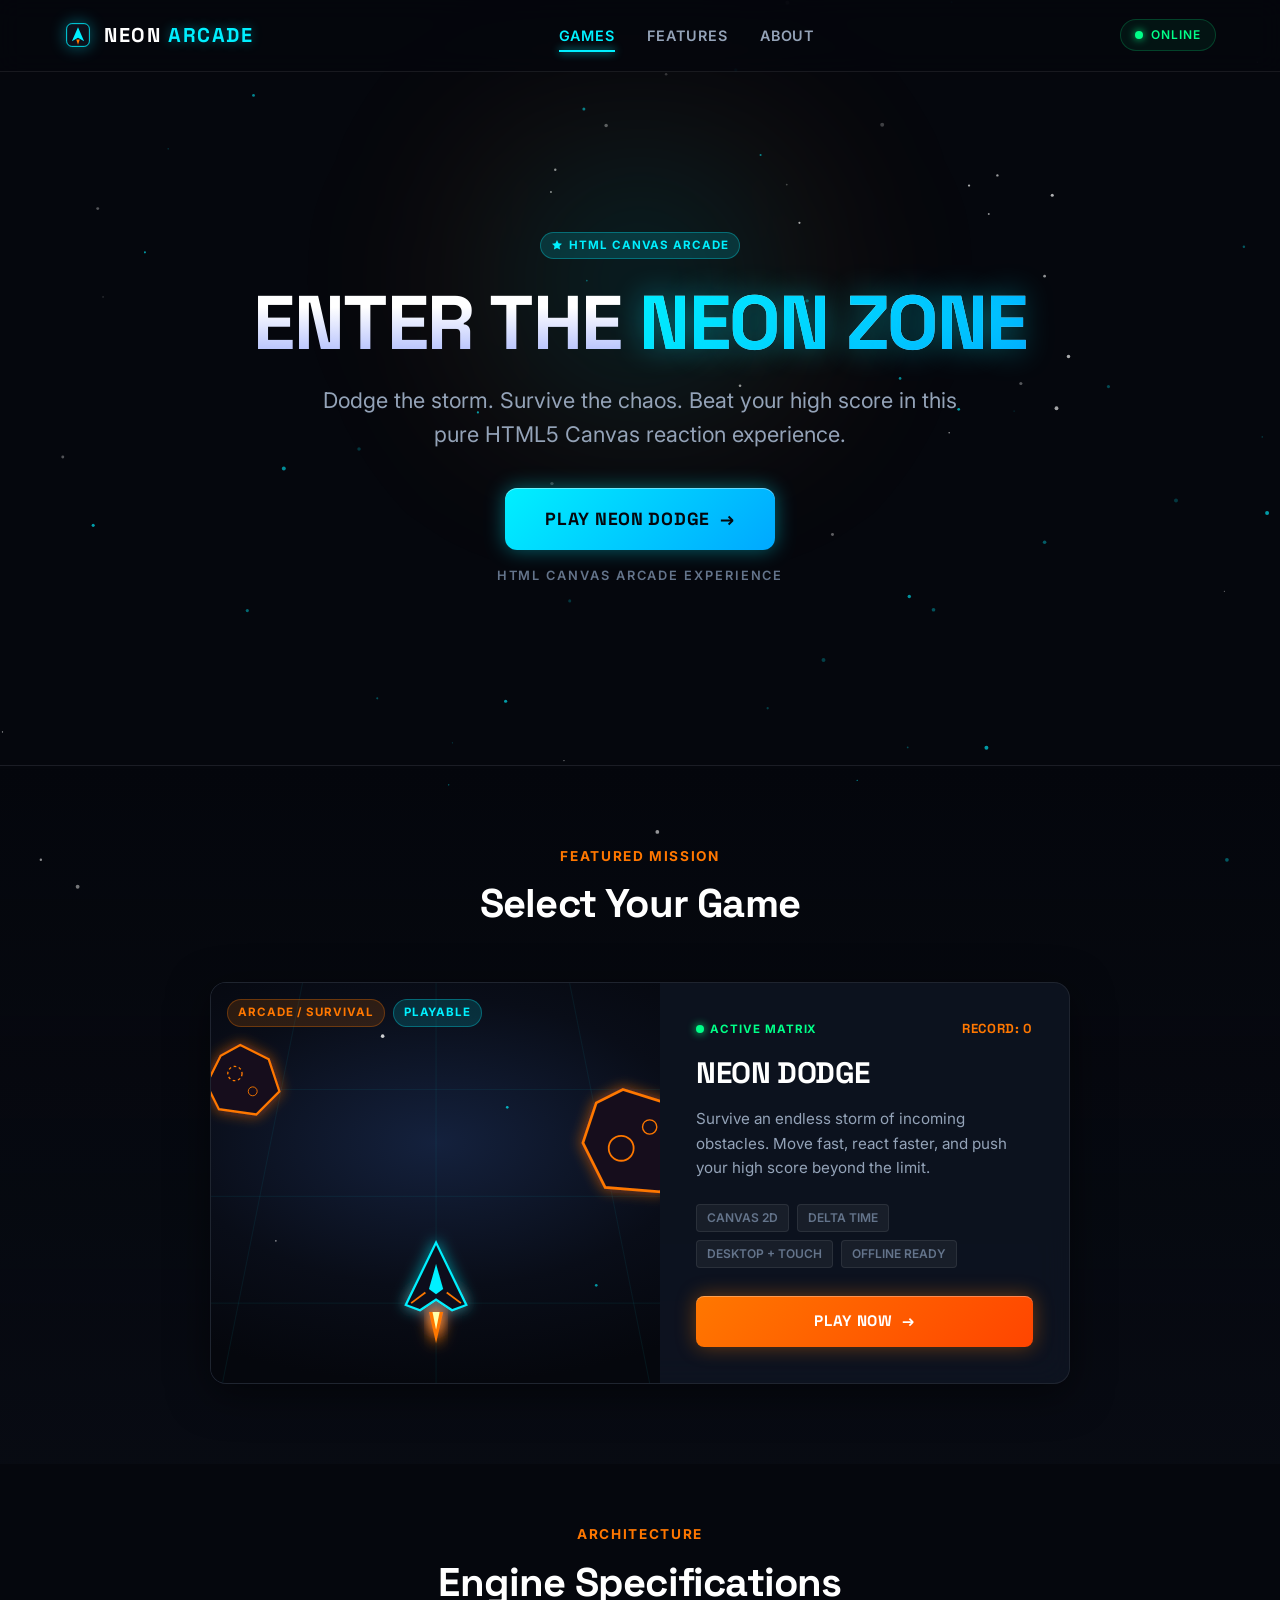
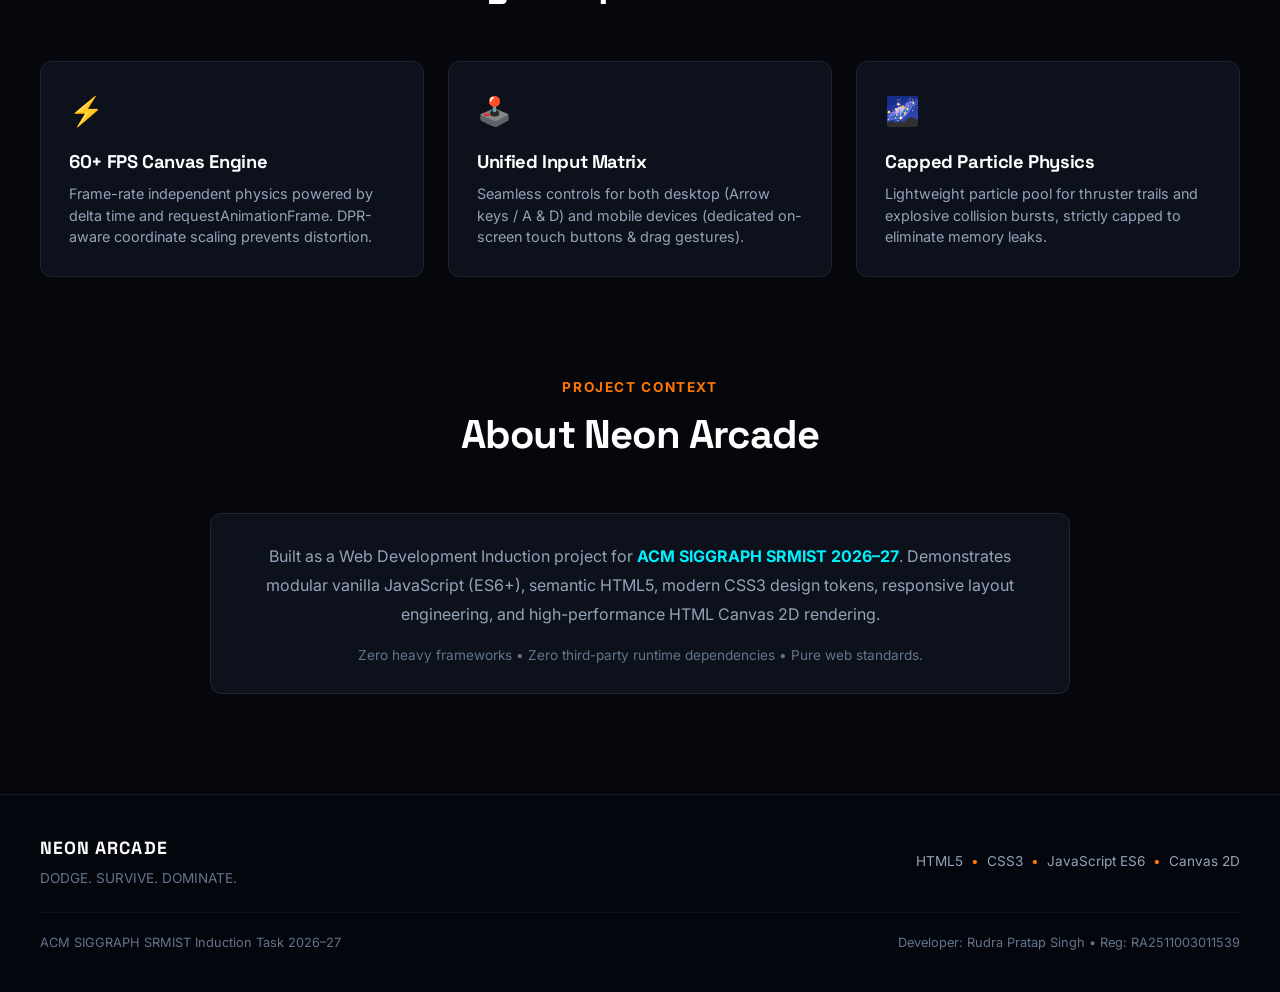
<file: index.html>
<!DOCTYPE html>
<html lang="en">
<head>
  <meta charset="UTF-8">
  <meta name="viewport" content="width=device-width, initial-scale=1.0, maximum-scale=5.0">
  <title>Neon Arcade — Neon Dodge</title>
  <meta name="description" content="A futuristic HTML Canvas arcade game where you dodge obstacles, survive the storm, and beat your high score. Built for ACM SIGGRAPH SRMIST.">
  <meta name="theme-color" content="#05070d">

  <!-- Favicon -->
  <link rel="icon" type="image/svg+xml" href="assets/icons/favicon.svg">

  <!-- Stylesheets -->
  <link rel="stylesheet" href="css/reset.css">
  <link rel="stylesheet" href="css/main.css">
  <link rel="stylesheet" href="css/hub.css">
</head>
<body>
  <!-- Accessibility Skip Navigation -->
  <a href="#main-content" class="skip-link">Skip to main content</a>

  <!-- Ambient Starfield Canvas -->
  <canvas id="hub-bg-canvas" aria-hidden="true"></canvas>

  <!-- Navigation Header -->
  <header class="site-header">
    <div class="header-container">
      <a href="index.html" class="brand-logo" aria-label="Neon Arcade Homepage">
        <svg class="brand-icon" viewBox="0 0 64 64" fill="none" aria-hidden="true">
          <rect x="6" y="6" width="52" height="52" rx="12" fill="#0c111c" stroke="#00f0ff" stroke-width="2"/>
          <path d="M32 14 L46 46 L32 38 L18 46 Z" fill="#00f0ff"/>
          <path d="M28 42 L32 54 L36 42 Z" fill="#ff7700"/>
        </svg>
        <span>NEON <span class="brand-accent">ARCADE</span></span>
      </a>

      <nav class="header-nav" aria-label="Primary Navigation">
        <a href="#games" class="nav-link active">Games</a>
        <a href="#features" class="nav-link">Features</a>
        <a href="#about" class="nav-link">About</a>
      </nav>

      <div class="header-actions">
        <div class="system-status" title="Arcade systems operational">
          <span class="status-dot"></span>
          <span>ONLINE</span>
        </div>
      </div>
    </div>
  </header>

  <!-- Main Content -->
  <main id="main-content" class="hub-main">
    <!-- Hero Section -->
    <section class="hero-section hub-container" aria-labelledby="hero-heading">
      <div class="hero-glow-blob" aria-hidden="true"></div>

      <div class="hero-badge-container">
        <span class="badge badge-cyan">
          <svg width="12" height="12" viewBox="0 0 24 24" fill="currentColor" aria-hidden="true"><polygon points="12 2 15.09 8.26 22 9.27 17 14.14 18.18 21.02 12 17.77 5.82 21.02 7 14.14 2 9.27 8.91 8.26 12 2"/></svg>
          HTML Canvas Arcade
        </span>
      </div>

      <h1 id="hero-heading" class="hero-title">
        Enter The <span class="title-accent">Neon Zone</span>
      </h1>

      <p class="hero-subtitle">
        Dodge the storm. Survive the chaos. Beat your high score in this pure HTML5 Canvas reaction experience.
      </p>

      <div class="hero-actions">
        <a href="game.html" class="btn btn-primary hero-cta" id="hero-play-btn" aria-label="Play Neon Dodge game now">
          <span>Play Neon Dodge</span>
          <span class="cta-arrow" aria-hidden="true">→</span>
        </a>
        <span class="hero-subtext">HTML CANVAS ARCADE EXPERIENCE</span>
      </div>
    </section>

    <!-- Game Library Section -->
    <section id="games" class="library-section" aria-labelledby="library-heading">
      <div class="hub-container">
        <div class="section-header">
          <p class="section-tag">Featured Mission</p>
          <h2 id="library-heading" class="section-heading">Select Your Game</h2>
        </div>

        <div class="game-card-wrapper">
          <article class="game-card" id="featured-game-card">
            <div class="game-card-thumb-area">
              <div class="card-badges">
                <span class="badge badge-orange">Arcade / Survival</span>
                <span class="badge badge-cyan">Playable</span>
              </div>
              <img src="assets/images/game-thumb.svg" alt="Neon Dodge spacecraft dodging falling neon asteroids" class="game-card-thumb-img" loading="lazy">
            </div>

            <div class="game-card-content">
              <div>
                <div class="card-meta">
                  <span class="card-status-pill">
                    <span class="status-dot"></span>
                    ACTIVE MATRIX
                  </span>
                  <span class="card-high-score" id="hub-high-score-display">RECORD: 0</span>
                </div>

                <h3 class="card-title">NEON DODGE</h3>

                <p class="card-description">
                  Survive an endless storm of incoming obstacles. Move fast, react faster, and push your high score beyond the limit.
                </p>

                <div class="card-tags">
                  <span class="card-tag">CANVAS 2D</span>
                  <span class="card-tag">DELTA TIME</span>
                  <span class="card-tag">DESKTOP + TOUCH</span>
                  <span class="card-tag">OFFLINE READY</span>
                </div>
              </div>

              <div class="card-action">
                <a href="game.html" class="btn btn-accent" id="card-play-btn">
                  <span>PLAY NOW</span>
                  <span aria-hidden="true">→</span>
                </a>
              </div>
            </div>
          </article>
        </div>
      </div>
    </section>

    <!-- Features & Technical Specs -->
    <section id="features" class="features-section hub-container" aria-labelledby="features-heading">
      <div class="section-header">
        <p class="section-tag">Architecture</p>
        <h2 id="features-heading" class="section-heading">Engine Specifications</h2>
      </div>

      <div class="features-grid">
        <div class="feature-box">
          <div class="feature-icon" aria-hidden="true">⚡</div>
          <h3 class="feature-title">60+ FPS Canvas Engine</h3>
          <p class="feature-desc">
            Frame-rate independent physics powered by delta time and requestAnimationFrame. DPR-aware coordinate scaling prevents distortion.
          </p>
        </div>

        <div class="feature-box">
          <div class="feature-icon" aria-hidden="true">🕹️</div>
          <h3 class="feature-title">Unified Input Matrix</h3>
          <p class="feature-desc">
            Seamless controls for both desktop (Arrow keys / A & D) and mobile devices (dedicated on-screen touch buttons & drag gestures).
          </p>
        </div>

        <div class="feature-box">
          <div class="feature-icon" aria-hidden="true">🌌</div>
          <h3 class="feature-title">Capped Particle Physics</h3>
          <p class="feature-desc">
            Lightweight particle pool for thruster trails and explosive collision bursts, strictly capped to eliminate memory leaks.
          </p>
        </div>
      </div>
    </section>

    <!-- About Section -->
    <section id="about" class="features-section hub-container" style="padding-top: 0;" aria-labelledby="about-heading">
      <div class="section-header">
        <p class="section-tag">Project Context</p>
        <h2 id="about-heading" class="section-heading">About Neon Arcade</h2>
      </div>

      <div class="feature-box" style="max-width: 860px; margin: 0 auto; text-align: center;">
        <p style="color: var(--text-secondary); line-height: 1.8; margin-bottom: 16px;">
          Built as a Web Development Induction project for <strong style="color: var(--color-primary);">ACM SIGGRAPH SRMIST 2026–27</strong>.
          Demonstrates modular vanilla JavaScript (ES6+), semantic HTML5, modern CSS3 design tokens, responsive layout engineering, and high-performance HTML Canvas 2D rendering.
        </p>
        <p style="font-size: 0.85rem; color: var(--text-muted);">
          Zero heavy frameworks • Zero third-party runtime dependencies • Pure web standards.
        </p>
      </div>
    </section>
  </main>

  <!-- Site Footer -->
  <footer class="site-footer">
    <div class="footer-container">
      <div class="footer-top">
        <div class="footer-brand">
          <span class="footer-brand-title">NEON ARCADE</span>
          <span class="footer-tagline">DODGE. SURVIVE. DOMINATE.</span>
        </div>

        <div class="footer-tech">
          <span>HTML5</span>
          <span class="tech-sep">•</span>
          <span>CSS3</span>
          <span class="tech-sep">•</span>
          <span>JavaScript ES6</span>
          <span class="tech-sep">•</span>
          <span>Canvas 2D</span>
        </div>
      </div>

      <div class="footer-bottom">
        <div class="footer-credits">
          ACM SIGGRAPH SRMIST Induction Task 2026–27
        </div>
        <div class="footer-author">
          Developer: <span>Rudra Pratap Singh</span> • Reg: <span>RA2511003011539</span>
        </div>
      </div>
    </div>
  </footer>

  <!-- Scripts -->
  <script type="module" src="js/hub.js"></script>
</body>
</html>
</file>
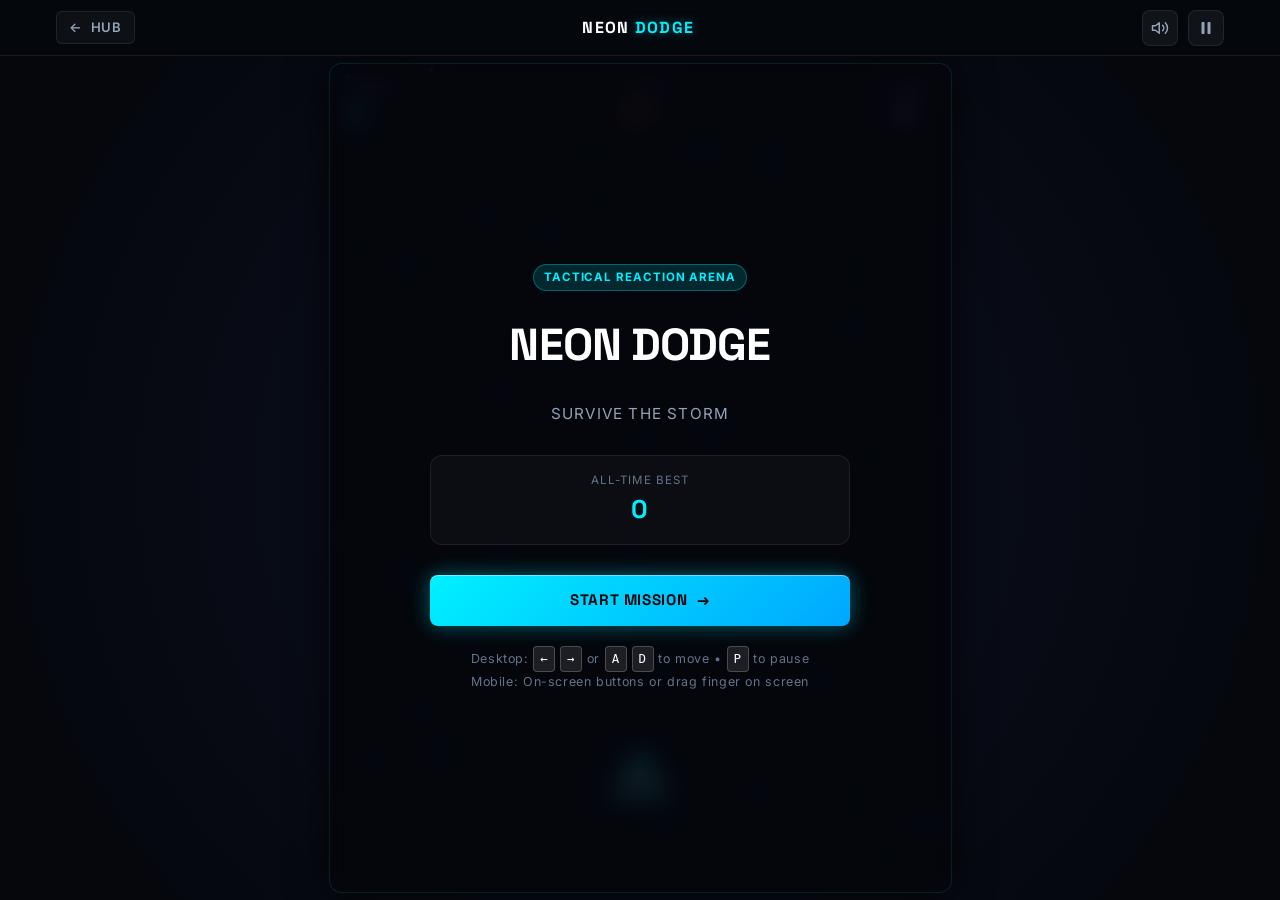
<file: game.html>
<!DOCTYPE html>
<html lang="en">
<head>
  <meta charset="UTF-8">
  <meta name="viewport" content="width=device-width, initial-scale=1.0, maximum-scale=1.0, user-scalable=no">
  <title>Neon Dodge — Play</title>
  <meta name="description" content="Survive the neon obstacle storm in Neon Dodge. Move fast, react faster.">
  <meta name="theme-color" content="#05070d">

  <!-- Favicon -->
  <link rel="icon" type="image/svg+xml" href="assets/icons/favicon.svg">

  <!-- Stylesheets -->
  <link rel="stylesheet" href="css/reset.css">
  <link rel="stylesheet" href="css/main.css">
  <link rel="stylesheet" href="css/game.css">
</head>
<body class="game-page-body">

  <!-- Header -->
  <header class="game-header">
    <div class="header-container">
      <a href="index.html" class="header-back-btn" id="exit-hub-top" aria-label="Return to Game Hub">
        <span aria-hidden="true">←</span>
        <span>HUB</span>
      </a>

      <div class="brand-logo" style="font-size: 1rem;">
        <span>NEON <span class="brand-accent">DODGE</span></span>
      </div>

      <div class="header-controls">
        <button id="mute-toggle-btn" class="control-btn" aria-label="Toggle Audio" title="Mute/Unmute Audio (M)">
          <!-- Sound icon (active by default) -->
          <svg id="icon-sound-on" width="18" height="18" viewBox="0 0 24 24" fill="none" stroke="currentColor" stroke-width="2" stroke-linecap="round" stroke-linejoin="round">
            <polygon points="11 5 6 9 2 9 2 15 6 15 11 19 11 5"></polygon>
            <path d="M19.07 4.93a10 10 0 0 1 0 14.14M15.54 8.46a5 5 0 0 1 0 7.07"></path>
          </svg>
          <!-- Muted icon (hidden by default) -->
          <svg id="icon-sound-off" style="display: none;" width="18" height="18" viewBox="0 0 24 24" fill="none" stroke="currentColor" stroke-width="2" stroke-linecap="round" stroke-linejoin="round">
            <polygon points="11 5 6 9 2 9 2 15 6 15 11 19 11 5"></polygon>
            <line x1="23" y1="9" x2="17" y2="15"></line>
            <line x1="17" y1="9" x2="23" y2="15"></line>
          </svg>
        </button>

        <button id="pause-toggle-btn" class="control-btn" aria-label="Pause Game" title="Pause Game (P or Space)">
          <svg width="18" height="18" viewBox="0 0 24 24" fill="currentColor">
            <rect x="6" y="4" width="4" height="16" rx="1"></rect>
            <rect x="14" y="4" width="4" height="16" rx="1"></rect>
          </svg>
        </button>
      </div>
    </div>
  </header>

  <!-- Game Viewport Area -->
  <main class="game-viewport">
    <div class="canvas-wrapper" id="canvas-container">
      <!-- Game Canvas -->
      <canvas id="gameCanvas" width="600" height="800" aria-label="Neon Dodge game canvas"></canvas>

      <!-- Heads Up Display (HUD) -->
      <div class="game-hud" aria-live="polite">
        <div class="hud-group hud-score">
          <span class="hud-label">Score</span>
          <span class="hud-value" id="hud-score-val">0</span>
        </div>

        <div class="hud-group hud-level">
          <span class="hud-label">Level</span>
          <span class="hud-value" id="hud-level-val">01</span>
        </div>

        <div class="hud-group hud-best">
          <span class="hud-label">Best</span>
          <span class="hud-value" id="hud-best-val">0</span>
        </div>
      </div>

      <!-- Start Overlay Modal -->
      <div class="game-overlay active" id="start-overlay" role="dialog" aria-modal="true" aria-labelledby="start-title">
        <div class="modal-content">
          <span class="badge badge-cyan">Tactical Reaction Arena</span>
          <h1 class="modal-title" id="start-title">Neon Dodge</h1>
          <p class="modal-subtitle">Survive The Storm</p>

          <div class="modal-scores">
            <div class="modal-score-item">
              <span class="modal-score-label">All-Time Best</span>
              <span class="modal-score-val" id="start-best-score">0</span>
            </div>
          </div>

          <div class="modal-actions">
            <button class="btn btn-primary" id="btn-start-game">
              <span>START MISSION</span>
              <span aria-hidden="true">→</span>
            </button>
          </div>

          <p class="controls-hint">
            Desktop: <kbd>←</kbd> <kbd>→</kbd> or <kbd>A</kbd> <kbd>D</kbd> to move • <kbd>P</kbd> to pause<br>
            Mobile: On-screen buttons or drag finger on screen
          </p>
        </div>
      </div>

      <!-- Pause Overlay Modal -->
      <div class="game-overlay" id="pause-overlay" role="dialog" aria-modal="true" aria-labelledby="pause-title">
        <div class="modal-content">
          <h2 class="modal-title" id="pause-title">PAUSED</h2>
          <p class="modal-subtitle">Simulation Suspended</p>

          <div class="modal-actions">
            <button class="btn btn-primary" id="btn-resume-game">
              <span>RESUME</span>
            </button>
            <button class="btn btn-secondary" id="btn-restart-from-pause">
              <span>RESTART</span>
            </button>
            <a href="index.html" class="btn btn-ghost" id="btn-exit-from-pause">
              <span>EXIT TO HUB</span>
            </a>
          </div>
        </div>
      </div>

      <!-- Game Over Overlay Modal -->
      <div class="game-overlay" id="gameover-overlay" role="dialog" aria-modal="true" aria-labelledby="gameover-title">
        <div class="modal-content">
          <h2 class="modal-title" id="gameover-title" style="color: var(--color-danger);">GAME OVER</h2>
          <span class="new-record-banner" id="new-record-banner">★ NEW HIGH SCORE ★</span>

          <div class="modal-scores">
            <div class="modal-score-item">
              <span class="modal-score-label">FINAL SCORE</span>
              <span class="modal-score-val" id="gameover-final-score">0</span>
            </div>
            <div class="modal-score-item">
              <span class="modal-score-label">BEST RECORD</span>
              <span class="modal-score-val" id="gameover-best-score" style="color: #ffffff;">0</span>
            </div>
          </div>

          <div class="modal-actions">
            <button class="btn btn-accent" id="btn-play-again">
              <span>PLAY AGAIN</span>
              <span aria-hidden="true">→</span>
            </button>
            <a href="index.html" class="btn btn-secondary" id="btn-exit-from-gameover">
              <span>RETURN TO HUB</span>
            </a>
          </div>
        </div>
      </div>
    </div>

    <!-- Dedicated Mobile On-Screen Virtual Buttons -->
    <div class="mobile-controls-bar" aria-label="Mobile Game Controls">
      <button class="touch-btn" id="btn-touch-left" aria-label="Move Left">
        <svg viewBox="0 0 24 24" fill="none" stroke="currentColor" stroke-width="3" stroke-linecap="round" stroke-linejoin="round">
          <polyline points="15 18 9 12 15 6"></polyline>
        </svg>
      </button>
      <button class="touch-btn" id="btn-touch-right" aria-label="Move Right">
        <svg viewBox="0 0 24 24" fill="none" stroke="currentColor" stroke-width="3" stroke-linecap="round" stroke-linejoin="round">
          <polyline points="9 18 15 12 9 6"></polyline>
        </svg>
      </button>
    </div>
  </main>

  <!-- Game Logic Module -->
  <script type="module" src="js/game.js"></script>
</body>
</html>
</file>
<file: css/main.css>
/* ==========================================================================
   NEON DODGE — Main Design System & Global Styles
   Futuristic Cyberpunk / Sci-Fi Arcade Aesthetic
   ========================================================================== */

@import url('https://fonts.googleapis.com/css2?family=Inter:wght@300;400;500;600;700&family=Space+Grotesk:wght@400;500;600;700&display=swap');

:root {
  /* Color Palette */
  --bg-primary: #05070d;
  --bg-surface: #0c111c;
  --bg-surface-glass: rgba(12, 17, 28, 0.8);
  --bg-surface-elevated: #131b2e;
  --bg-surface-card: rgba(16, 23, 38, 0.7);

  /* Neon Accents */
  --color-primary: #00f0ff;       /* Electric Cyan */
  --color-primary-dim: rgba(0, 240, 255, 0.15);
  --color-primary-glow: rgba(0, 240, 255, 0.4);
  --color-accent: #ff7700;        /* Neon Orange */
  --color-accent-dim: rgba(255, 119, 0, 0.15);
  --color-accent-glow: rgba(255, 119, 0, 0.4);
  --color-danger: #ff2a5f;        /* Alert Red */
  --color-danger-glow: rgba(255, 42, 95, 0.4);
  --color-success: #00ff88;       /* System Green */
  --color-success-glow: rgba(0, 255, 136, 0.4);

  /* Typography */
  --text-primary: #ffffff;
  --text-secondary: #94a3b8;
  --text-muted: #64748b;
  --font-body: 'Inter', -apple-system, BlinkMacSystemFont, 'Segoe UI', Roboto, sans-serif;
  --font-display: 'Space Grotesk', -apple-system, BlinkMacSystemFont, 'Segoe UI', sans-serif;

  /* Borders & Shadows */
  --border-subtle: rgba(255, 255, 255, 0.08);
  --border-glass: rgba(0, 240, 255, 0.2);
  --border-accent: rgba(255, 119, 0, 0.3);
  --glow-primary: 0 0 25px rgba(0, 240, 255, 0.35);
  --glow-accent: 0 0 25px rgba(255, 119, 0, 0.35);
  --glow-subtle: 0 4px 20px rgba(0, 0, 0, 0.6);

  /* Transitions */
  --transition-fast: 150ms cubic-bezier(0.4, 0, 0.2, 1);
  --transition-base: 250ms cubic-bezier(0.4, 0, 0.2, 1);
  --transition-smooth: 400ms cubic-bezier(0.16, 1, 0.3, 1);

  /* Dimensions */
  --header-height: 72px;
  --max-width: 1200px;
}

/* ==========================================================================
   Typography & Base Styles
   ========================================================================== */

body {
  font-family: var(--font-body);
  background-color: var(--bg-primary);
  color: var(--text-primary);
  min-height: 100vh;
  position: relative;
}

h1, h2, h3, h4, .font-display {
  font-family: var(--font-display);
  letter-spacing: -0.02em;
  font-weight: 700;
}

/* Focus Visibility */
:focus-visible {
  outline: 2px solid var(--color-primary);
  outline-offset: 3px;
  box-shadow: 0 0 10px var(--color-primary-glow);
}

/* Skip link for keyboard accessibility */
.skip-link {
  position: absolute;
  top: -100px;
  left: 20px;
  background: var(--color-primary);
  color: #000;
  padding: 10px 16px;
  font-weight: 700;
  border-radius: 4px;
  z-index: 9999;
  transition: top var(--transition-fast);
}

.skip-link:focus {
  top: 16px;
}

/* ==========================================================================
   Interactive Header & Navigation
   ========================================================================== */

.site-header {
  position: fixed;
  top: 0;
  left: 0;
  width: 100%;
  height: var(--header-height);
  background: rgba(5, 7, 13, 0.85);
  backdrop-filter: blur(12px);
  -webkit-backdrop-filter: blur(12px);
  border-bottom: 1px solid var(--border-subtle);
  z-index: 1000;
  display: flex;
  align-items: center;
  transition: border-color var(--transition-base), background var(--transition-base);
}

.header-container {
  width: 100%;
  max-width: var(--max-width);
  margin: 0 auto;
  padding: 0 24px;
  display: flex;
  align-items: center;
  justify-content: space-between;
}

.brand-logo {
  display: flex;
  align-items: center;
  gap: 12px;
  font-family: var(--font-display);
  font-size: 1.25rem;
  font-weight: 700;
  letter-spacing: 0.08em;
  text-transform: uppercase;
  color: var(--text-primary);
  transition: opacity var(--transition-fast);
}

.brand-logo:hover {
  opacity: 0.9;
}

.brand-icon {
  width: 28px;
  height: 28px;
  filter: drop-shadow(0 0 8px var(--color-primary-glow));
}

.brand-accent {
  color: var(--color-primary);
  text-shadow: 0 0 12px var(--color-primary-glow);
}

.header-nav {
  display: flex;
  align-items: center;
  gap: 32px;
}

.nav-link {
  font-size: 0.9rem;
  font-weight: 600;
  letter-spacing: 0.06em;
  text-transform: uppercase;
  color: var(--text-secondary);
  position: relative;
  padding: 6px 0;
  transition: color var(--transition-fast);
}

.nav-link::after {
  content: '';
  position: absolute;
  bottom: 0;
  left: 0;
  width: 0%;
  height: 2px;
  background: var(--color-primary);
  box-shadow: 0 0 8px var(--color-primary);
  transition: width var(--transition-base);
}

.nav-link:hover, .nav-link.active {
  color: var(--color-primary);
}

.nav-link:hover::after, .nav-link.active::after {
  width: 100%;
}

.header-actions {
  display: flex;
  align-items: center;
  gap: 16px;
}

/* System Status Indicator */
.system-status {
  display: flex;
  align-items: center;
  gap: 8px;
  padding: 6px 14px;
  border-radius: 9999px;
  background: rgba(0, 255, 136, 0.06);
  border: 1px solid rgba(0, 255, 136, 0.2);
  font-size: 0.75rem;
  font-weight: 600;
  letter-spacing: 0.08em;
  text-transform: uppercase;
  color: var(--color-success);
}

.status-dot {
  width: 8px;
  height: 8px;
  border-radius: 50%;
  background: var(--color-success);
  box-shadow: 0 0 8px var(--color-success);
  animation: pulse-status 2s infinite ease-in-out;
}

@keyframes pulse-status {
  0%, 100% { opacity: 1; transform: scale(1); }
  50% { opacity: 0.4; transform: scale(0.85); }
}

/* ==========================================================================
   Button System
   ========================================================================== */

.btn {
  display: inline-flex;
  align-items: center;
  justify-content: center;
  gap: 10px;
  font-family: var(--font-display);
  font-size: 0.95rem;
  font-weight: 600;
  letter-spacing: 0.04em;
  padding: 14px 28px;
  border-radius: 8px;
  position: relative;
  overflow: hidden;
  transition: all var(--transition-base);
  text-transform: uppercase;
  user-select: none;
}

.btn-primary {
  background: linear-gradient(135deg, #00f0ff 0%, #00a8ff 100%);
  color: #05070d;
  font-weight: 700;
  box-shadow: 0 0 20px var(--color-primary-glow), inset 0 1px 0 rgba(255, 255, 255, 0.4);
}

.btn-primary:hover {
  transform: translateY(-2px);
  box-shadow: 0 0 30px rgba(0, 240, 255, 0.6), inset 0 1px 0 rgba(255, 255, 255, 0.6);
  color: #000;
}

.btn-primary:active {
  transform: translateY(0);
}

.btn-accent {
  background: linear-gradient(135deg, #ff7700 0%, #ff4500 100%);
  color: #ffffff;
  font-weight: 700;
  box-shadow: 0 0 20px var(--color-accent-glow), inset 0 1px 0 rgba(255, 255, 255, 0.3);
}

.btn-accent:hover {
  transform: translateY(-2px);
  box-shadow: 0 0 30px rgba(255, 119, 0, 0.65);
}

.btn-secondary {
  background: var(--bg-surface-elevated);
  color: var(--text-primary);
  border: 1px solid var(--border-subtle);
}

.btn-secondary:hover {
  background: rgba(255, 255, 255, 0.08);
  border-color: var(--color-primary);
  color: var(--color-primary);
  box-shadow: 0 0 15px var(--color-primary-dim);
  transform: translateY(-2px);
}

.btn-ghost {
  background: transparent;
  color: var(--text-secondary);
  border: 1px solid var(--border-subtle);
  padding: 10px 18px;
  font-size: 0.85rem;
}

.btn-ghost:hover {
  color: var(--text-primary);
  border-color: rgba(255, 255, 255, 0.25);
  background: rgba(255, 255, 255, 0.04);
}

.btn-icon {
  padding: 10px;
  border-radius: 8px;
  background: var(--bg-surface-elevated);
  border: 1px solid var(--border-subtle);
  color: var(--text-secondary);
  display: inline-flex;
  align-items: center;
  justify-content: center;
  transition: all var(--transition-fast);
}

.btn-icon:hover {
  color: var(--color-primary);
  border-color: var(--color-primary);
  box-shadow: 0 0 12px var(--color-primary-dim);
}

/* ==========================================================================
   Badges & Pills
   ========================================================================== */

.badge {
  display: inline-flex;
  align-items: center;
  gap: 6px;
  padding: 4px 10px;
  border-radius: 9999px;
  font-size: 0.72rem;
  font-weight: 700;
  letter-spacing: 0.08em;
  text-transform: uppercase;
}

.badge-cyan {
  background: var(--color-primary-dim);
  color: var(--color-primary);
  border: 1px solid rgba(0, 240, 255, 0.3);
}

.badge-orange {
  background: var(--color-accent-dim);
  color: var(--color-accent);
  border: 1px solid rgba(255, 119, 0, 0.3);
}

.badge-subtle {
  background: rgba(255, 255, 255, 0.05);
  color: var(--text-secondary);
  border: 1px solid var(--border-subtle);
}

/* ==========================================================================
   Footer
   ========================================================================== */

.site-footer {
  margin-top: auto;
  border-top: 1px solid var(--border-subtle);
  background: rgba(5, 7, 13, 0.95);
  padding: 40px 24px;
}

.footer-container {
  max-width: var(--max-width);
  margin: 0 auto;
  display: flex;
  flex-direction: column;
  gap: 24px;
}

.footer-top {
  display: flex;
  justify-content: space-between;
  align-items: center;
  flex-wrap: wrap;
  gap: 20px;
}

.footer-brand {
  display: flex;
  flex-direction: column;
  gap: 6px;
}

.footer-brand-title {
  font-family: var(--font-display);
  font-size: 1.1rem;
  font-weight: 700;
  letter-spacing: 0.06em;
}

.footer-tagline {
  font-size: 0.85rem;
  color: var(--text-muted);
}

.footer-tech {
  display: flex;
  align-items: center;
  gap: 8px;
  font-size: 0.85rem;
  color: var(--text-secondary);
}

.tech-sep {
  color: var(--color-accent);
}

.footer-bottom {
  padding-top: 20px;
  border-top: 1px solid rgba(255, 255, 255, 0.04);
  display: flex;
  justify-content: space-between;
  align-items: center;
  flex-wrap: wrap;
  gap: 16px;
  font-size: 0.8rem;
  color: var(--text-muted);
}

.footer-credits a {
  color: var(--color-primary);
  transition: color var(--transition-fast);
}

.footer-credits a:hover {
  text-decoration: underline;
}

/* ==========================================================================
   Responsive Navigation Utilities
   ========================================================================== */

.mobile-menu-toggle {
  display: none;
  background: transparent;
  border: none;
  color: var(--text-primary);
  padding: 8px;
}

@media (max-width: 768px) {
  .header-nav {
    display: none;
  }
  .system-status span {
    display: none;
  }
  .footer-top, .footer-bottom {
    flex-direction: column;
    align-items: flex-start;
  }
}
</file>
<file: css/hub.css>
/* ==========================================================================
   NEON DODGE — Game Hub Stylesheet
   Futuristic, minimal, cinematic arcade portal styling
   ========================================================================== */

/* Main canvas background behind hero */
#hub-bg-canvas {
  position: fixed;
  top: 0;
  left: 0;
  width: 100%;
  height: 100%;
  pointer-events: none;
  z-index: 0;
  opacity: 0.85;
}

.hub-main {
  position: relative;
  z-index: 1;
  padding-top: var(--header-height);
  display: flex;
  flex-direction: column;
  align-items: center;
  width: 100%;
}

.hub-container {
  width: 100%;
  max-width: var(--max-width);
  margin: 0 auto;
  padding: 0 24px;
}

/* ==========================================================================
   Hero Section
   ========================================================================== */

.hero-section {
  min-height: calc(85vh - var(--header-height));
  display: flex;
  flex-direction: column;
  justify-content: center;
  align-items: center;
  text-align: center;
  padding: 60px 0 80px;
  position: relative;
}

.hero-glow-blob {
  position: absolute;
  top: 30%;
  left: 50%;
  transform: translate(-50%, -50%);
  width: min(650px, 90vw);
  height: min(400px, 60vw);
  background: radial-gradient(circle, rgba(0, 240, 255, 0.12) 0%, rgba(255, 119, 0, 0.05) 50%, transparent 70%);
  filter: blur(60px);
  pointer-events: none;
  z-index: -1;
}

.hero-badge-container {
  margin-bottom: 24px;
}

.hero-title {
  font-size: clamp(2.5rem, 6vw, 4.75rem);
  line-height: 1.05;
  margin-bottom: 20px;
  text-transform: uppercase;
  letter-spacing: -0.02em;
  background: linear-gradient(180deg, #ffffff 30%, #a5b4fc 100%);
  -webkit-background-clip: text;
  -webkit-text-fill-color: transparent;
}

.hero-title .title-accent {
  background: linear-gradient(135deg, var(--color-primary) 0%, #00a8ff 100%);
  -webkit-background-clip: text;
  -webkit-text-fill-color: transparent;
  text-shadow: 0 0 30px rgba(0, 240, 255, 0.4);
}

.hero-subtitle {
  font-size: clamp(1.05rem, 2.2vw, 1.35rem);
  color: var(--text-secondary);
  max-width: 680px;
  margin: 0 auto 36px;
  line-height: 1.6;
}

.hero-actions {
  display: flex;
  flex-direction: column;
  align-items: center;
  gap: 16px;
}

.hero-cta {
  font-size: 1.1rem;
  padding: 18px 40px;
  border-radius: 12px;
  transition: all var(--transition-base);
}

.hero-cta .cta-arrow {
  display: inline-block;
  transition: transform var(--transition-base);
}

.hero-cta:hover .cta-arrow {
  transform: translateX(6px);
}

.hero-subtext {
  font-size: 0.8rem;
  letter-spacing: 0.15em;
  color: var(--text-muted);
  text-transform: uppercase;
  font-weight: 600;
}

/* ==========================================================================
   Game Library Section
   ========================================================================== */

.library-section {
  width: 100%;
  padding: 80px 0;
  border-top: 1px solid var(--border-subtle);
  background: linear-gradient(180deg, rgba(5, 7, 13, 0) 0%, rgba(12, 17, 28, 0.4) 100%);
}

.section-header {
  margin-bottom: 48px;
  text-align: center;
}

.section-tag {
  color: var(--color-accent);
  font-size: 0.85rem;
  font-weight: 700;
  letter-spacing: 0.12em;
  text-transform: uppercase;
  margin-bottom: 8px;
}

.section-heading {
  font-size: clamp(1.8rem, 3.5vw, 2.5rem);
  color: var(--text-primary);
}

/* Featured Game Card */
.game-card-wrapper {
  max-width: 860px;
  margin: 0 auto;
  perspective: 1000px;
}

.game-card {
  background: var(--bg-surface-card);
  border: 1px solid var(--border-subtle);
  border-radius: 16px;
  overflow: hidden;
  display: grid;
  grid-template-columns: 1.1fr 1fr;
  box-shadow: 0 10px 40px rgba(0, 0, 0, 0.5);
  backdrop-filter: blur(16px);
  -webkit-backdrop-filter: blur(16px);
  position: relative;
  transition: transform var(--transition-base), border-color var(--transition-base), box-shadow var(--transition-base);
}

/* Desktop Mouse-Tracking Hover & Tilt (Only on hover devices) */
@media (hover: hover) and (pointer: fine) {
  .game-card:hover {
    border-color: var(--color-primary);
    box-shadow: 0 15px 50px rgba(0, 240, 255, 0.2), 0 0 20px rgba(0, 240, 255, 0.1);
  }
}

.game-card-thumb-area {
  position: relative;
  overflow: hidden;
  min-height: 280px;
  background: #090e1a;
}

.game-card-thumb-img {
  width: 100%;
  height: 100%;
  object-fit: cover;
  transition: transform var(--transition-smooth);
}

.game-card:hover .game-card-thumb-img {
  transform: scale(1.04);
}

.card-badges {
  position: absolute;
  top: 16px;
  left: 16px;
  display: flex;
  gap: 8px;
  z-index: 2;
}

.game-card-content {
  padding: 36px;
  display: flex;
  flex-direction: column;
  justify-content: space-between;
}

.card-meta {
  display: flex;
  align-items: center;
  justify-content: space-between;
  margin-bottom: 12px;
}

.card-status-pill {
  font-size: 0.72rem;
  font-weight: 700;
  letter-spacing: 0.08em;
  color: var(--color-success);
  display: flex;
  align-items: center;
  gap: 6px;
}

.card-high-score {
  font-family: var(--font-display);
  font-size: 0.82rem;
  font-weight: 700;
  color: var(--color-accent);
  letter-spacing: 0.05em;
}

.card-title {
  font-size: 1.85rem;
  margin-bottom: 12px;
  color: #fff;
}

.card-description {
  font-size: 0.95rem;
  color: var(--text-secondary);
  line-height: 1.6;
  margin-bottom: 24px;
}

.card-tags {
  display: flex;
  gap: 8px;
  margin-bottom: 28px;
  flex-wrap: wrap;
}

.card-tag {
  font-size: 0.75rem;
  padding: 4px 10px;
  border-radius: 4px;
  background: rgba(255, 255, 255, 0.05);
  color: var(--text-muted);
  border: 1px solid var(--border-subtle);
  font-weight: 600;
}

.card-action .btn {
  width: 100%;
}

/* ==========================================================================
   Specs & Feature Grid
   ========================================================================== */

.features-section {
  width: 100%;
  padding: 60px 0 100px;
}

.features-grid {
  display: grid;
  grid-template-columns: repeat(3, 1fr);
  gap: 24px;
}

.feature-box {
  background: var(--bg-surface);
  border: 1px solid var(--border-subtle);
  border-radius: 12px;
  padding: 28px;
  transition: border-color var(--transition-fast), transform var(--transition-fast);
}

.feature-box:hover {
  border-color: rgba(255, 255, 255, 0.2);
  transform: translateY(-2px);
}

.feature-icon {
  font-size: 1.75rem;
  margin-bottom: 16px;
  color: var(--color-primary);
}

.feature-title {
  font-size: 1.15rem;
  margin-bottom: 8px;
  color: #fff;
}

.feature-desc {
  font-size: 0.9rem;
  color: var(--text-secondary);
  line-height: 1.5;
}

/* ==========================================================================
   Mobile & Tablet Responsiveness
   ========================================================================== */

@media (max-width: 900px) {
  .game-card {
    grid-template-columns: 1fr;
  }
  .game-card-thumb-area {
    min-height: 220px;
  }
  .game-card-content {
    padding: 28px 24px;
  }
  .features-grid {
    grid-template-columns: 1fr;
    gap: 16px;
  }
}

@media (max-width: 480px) {
  .hero-section {
    padding: 40px 0 60px;
    min-height: auto;
  }
  .hero-cta {
    width: 100%;
  }
  .card-title {
    font-size: 1.5rem;
  }
  .game-card-thumb-area {
    min-height: 180px;
  }
}
</file>
<file: css/game.css>
/* ==========================================================================
   NEON DODGE — Game Screen Stylesheet
   Canvas container, responsive HUD, modals, touch controls & screen shake
   ========================================================================== */

/* Prevent page scrolling and bounce on mobile while playing */
html, body {
  overscroll-behavior: none;
  touch-action: manipulation;
}

.game-page-body {
  height: 100vh;
  height: 100dvh;
  overflow: hidden;
  display: flex;
  flex-direction: column;
}

/* Minimal Game Header */
.game-header {
  height: 56px;
  background: rgba(5, 7, 13, 0.9);
  border-bottom: 1px solid var(--border-subtle);
  display: flex;
  align-items: center;
  z-index: 100;
  flex-shrink: 0;
}

.game-header .header-container {
  display: flex;
  align-items: center;
  justify-content: space-between;
  width: 100%;
  max-width: var(--max-width);
  margin: 0 auto;
  padding: 0 16px;
}

.header-back-btn {
  display: inline-flex;
  align-items: center;
  gap: 8px;
  font-size: 0.82rem;
  font-weight: 600;
  letter-spacing: 0.05em;
  color: var(--text-secondary);
  padding: 6px 12px;
  border-radius: 6px;
  background: rgba(255, 255, 255, 0.04);
  border: 1px solid var(--border-subtle);
  transition: all var(--transition-fast);
}

.header-back-btn:hover {
  color: var(--color-primary);
  border-color: var(--color-primary);
}

.header-controls {
  display: flex;
  align-items: center;
  gap: 10px;
}

.control-btn {
  width: 36px;
  height: 36px;
  border-radius: 8px;
  background: rgba(255, 255, 255, 0.05);
  border: 1px solid var(--border-subtle);
  color: var(--text-secondary);
  display: flex;
  align-items: center;
  justify-content: center;
  transition: all var(--transition-fast);
}

.control-btn:hover, .control-btn:focus-visible {
  color: #fff;
  border-color: var(--color-primary);
  background: rgba(0, 240, 255, 0.1);
}

/* ==========================================================================
   Main Game Viewport Container
   ========================================================================== */

.game-viewport {
  flex: 1;
  display: flex;
  flex-direction: column;
  align-items: center;
  justify-content: center;
  position: relative;
  overflow: hidden;
  padding: 8px;
  background: radial-gradient(circle at center, #0c1222 0%, #05070d 85%);
}

.canvas-wrapper {
  position: relative;
  /* Maintain 3:4 aspect ratio (600x800 logical) */
  aspect-ratio: 3 / 4;
  height: 100%;
  max-height: calc(100vh - 56px - 16px);
  max-width: calc((100vh - 56px - 16px) * 0.75);
  width: auto;
  border-radius: 12px;
  box-shadow: 0 0 40px rgba(0, 0, 0, 0.8), 0 0 1px 1px var(--border-glass);
  overflow: hidden;
  background-color: #05070d;
}

/* Mobile adjusts canvas wrapper to leave room for touch controls */
@media (max-width: 768px) {
  .canvas-wrapper {
    max-height: calc(100dvh - 56px - 84px);
    max-width: 100%;
    width: 100%;
  }
}

#gameCanvas {
  display: block;
  width: 100%;
  height: 100%;
  touch-action: none; /* Prevents touch scrolling on canvas */
}

/* Controlled Screen Shake */
.shake-active {
  animation: screen-shake 0.3s cubic-bezier(0.36, 0.07, 0.19, 0.97) both;
}

@keyframes screen-shake {
  10%, 90% { transform: translate3d(-3px, 1px, 0); }
  20%, 80% { transform: translate3d(4px, -2px, 0); }
  30%, 50%, 70% { transform: translate3d(-5px, 3px, 0); }
  40%, 60% { transform: translate3d(5px, -1px, 0); }
}

/* ==========================================================================
   HUD Overlay (Score, Level, Best)
   ========================================================================== */

.game-hud {
  position: absolute;
  top: 0;
  left: 0;
  width: 100%;
  padding: 16px 20px;
  display: flex;
  justify-content: space-between;
  align-items: flex-start;
  pointer-events: none;
  z-index: 10;
  text-shadow: 0 2px 8px rgba(0, 0, 0, 0.8);
}

.hud-group {
  display: flex;
  flex-direction: column;
}

.hud-label {
  font-size: 0.7rem;
  font-weight: 700;
  letter-spacing: 0.12em;
  color: var(--text-muted);
  text-transform: uppercase;
}

.hud-value {
  font-family: var(--font-display);
  font-size: 1.4rem;
  font-weight: 700;
  color: #ffffff;
  letter-spacing: 0.04em;
}

.hud-score .hud-value {
  color: var(--color-primary);
  text-shadow: 0 0 12px var(--color-primary-glow);
}

.hud-level .hud-value {
  color: var(--color-accent);
}

.hud-best .hud-value {
  color: #e2e8f0;
}

/* ==========================================================================
   Modal Overlays (Start, Pause, Game Over)
   ========================================================================== */

.game-overlay {
  position: absolute;
  top: 0;
  left: 0;
  width: 100%;
  height: 100%;
  background: rgba(5, 7, 13, 0.85);
  backdrop-filter: blur(10px);
  -webkit-backdrop-filter: blur(10px);
  display: flex;
  flex-direction: column;
  align-items: center;
  justify-content: center;
  padding: 24px;
  text-align: center;
  z-index: 20;
  opacity: 0;
  pointer-events: none;
  transition: opacity var(--transition-base);
}

.game-overlay.active {
  opacity: 1;
  pointer-events: auto;
}

.modal-content {
  max-width: 420px;
  width: 100%;
  display: flex;
  flex-direction: column;
  align-items: center;
  gap: 20px;
}

.modal-title {
  font-size: clamp(2rem, 5vw, 2.8rem);
  text-transform: uppercase;
  color: #ffffff;
  margin-bottom: 4px;
}

.modal-subtitle {
  font-size: 0.95rem;
  color: var(--text-secondary);
  letter-spacing: 0.08em;
  text-transform: uppercase;
}

.modal-scores {
  width: 100%;
  background: rgba(255, 255, 255, 0.03);
  border: 1px solid var(--border-subtle);
  border-radius: 12px;
  padding: 16px;
  display: flex;
  justify-content: space-around;
  margin: 10px 0;
}

.modal-score-item {
  display: flex;
  flex-direction: column;
  align-items: center;
}

.modal-score-label {
  font-size: 0.72rem;
  letter-spacing: 0.1em;
  color: var(--text-muted);
  text-transform: uppercase;
}

.modal-score-val {
  font-family: var(--font-display);
  font-size: 1.6rem;
  font-weight: 700;
  color: var(--color-primary);
}

.new-record-banner {
  display: none;
  background: linear-gradient(135deg, rgba(255, 119, 0, 0.2) 0%, rgba(255, 42, 95, 0.2) 100%);
  border: 1px solid var(--color-accent);
  color: var(--color-accent);
  padding: 6px 16px;
  border-radius: 9999px;
  font-size: 0.8rem;
  font-weight: 700;
  letter-spacing: 0.1em;
  animation: pulse-status 1.2s infinite ease-in-out;
}

.new-record-banner.visible {
  display: inline-block;
}

.modal-actions {
  display: flex;
  flex-direction: column;
  gap: 12px;
  width: 100%;
}

.modal-actions .btn {
  width: 100%;
}

.controls-hint {
  font-size: 0.78rem;
  color: var(--text-muted);
  letter-spacing: 0.05em;
  line-height: 1.6;
}

.controls-hint kbd {
  display: inline-block;
  padding: 2px 6px;
  border-radius: 4px;
  background: rgba(255, 255, 255, 0.1);
  border: 1px solid rgba(255, 255, 255, 0.2);
  color: #fff;
  font-family: monospace;
}

/* ==========================================================================
   Mobile On-Screen Touch Controls
   ========================================================================== */

.mobile-controls-bar {
  display: none;
  width: 100%;
  max-width: 480px;
  height: 72px;
  margin: 6px auto 8px;
  padding: 0 16px;
  gap: 24px;
  z-index: 50;
  flex-shrink: 0;
}

@media (max-width: 768px) {
  .mobile-controls-bar {
    display: flex;
  }
}

.touch-btn {
  flex: 1;
  height: 100%;
  border-radius: 12px;
  background: rgba(12, 17, 28, 0.85);
  border: 1.5px solid var(--border-glass);
  color: var(--color-primary);
  display: flex;
  align-items: center;
  justify-content: center;
  box-shadow: 0 4px 16px rgba(0, 0, 0, 0.4);
  user-select: none;
  -webkit-user-select: none;
  touch-action: none;
  transition: background var(--transition-fast), transform var(--transition-fast), border-color var(--transition-fast);
}

.touch-btn svg {
  width: 32px;
  height: 32px;
  filter: drop-shadow(0 0 6px var(--color-primary-glow));
}

.touch-btn:active {
  background: rgba(0, 240, 255, 0.2);
  border-color: var(--color-primary);
  transform: scale(0.96);
}
</file>
